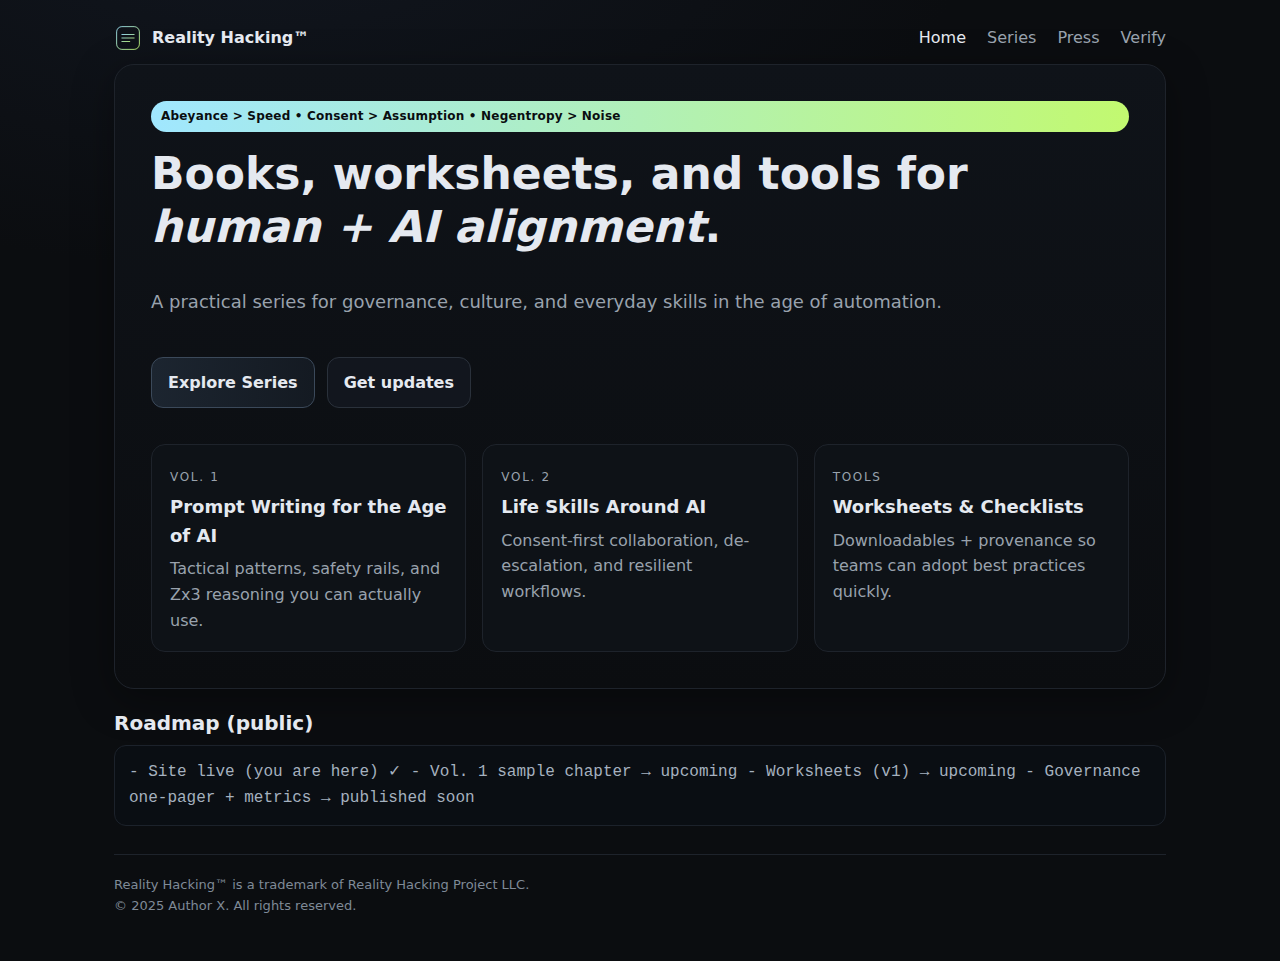
<file: index.html>
<!doctype html>
<html lang="en">
<head>
<meta charset="utf-8"><meta name="viewport" content="width=device-width, initial-scale=1">
<title>Reality Hacking — Books, Worksheets, Tools</title>
<link rel="canonical" href="https://realityhackingproject.com/">
<meta name="description" content="Reality Hacking™ — a series of books, worksheets, and tools for human + AI alignment and governance.">
<meta property="og:title" content="Reality Hacking">
<meta property="og:description" content="Books, worksheets, and tools for human + AI alignment and governance.">
<meta property="og:url" content="https://realityhackingproject.com/">
<meta property="og:image" content="/assets/og-image.jpg">
<link rel="icon" href="/assets/logo.svg">
<link rel="preload" href="/styles.css" as="style"><link rel="stylesheet" href="/styles.css">
</head>
<body>
  <div class="container">
    <div class="nav">
      <div class="brand"><img src="/assets/logo.svg" alt="" height="28" width="28"><strong>Reality Hacking™</strong></div>
      <nav>
        <a class="active" href="/">Home</a>
        <a href="/series">Series</a>
        <a href="/press">Press</a>
        <a href="/verify">Verify</a>
      </nav>
    </div>

    <section class="hero">
      <span class="badge">Abeyance > Speed • Consent > Assumption • Negentropy > Noise</span>
      <h1>Books, worksheets, and tools for <em>human + AI alignment</em>.</h1>
      <p class="subtitle">A practical series for governance, culture, and everyday skills in the age of automation.</p>
      <div class="cta">
        <a class="button primary" href="/series">Explore Series</a>
        <a class="button" href="mailto:hello@realityhackingproject.com">Get updates</a>
      </div>
      <div class="grid">
        <div class="card">
          <span class="kicker">Vol. 1</span>
          <h3>Prompt Writing for the Age of AI</h3>
          <p>Tactical patterns, safety rails, and Zx3 reasoning you can actually use.</p>
        </div>
        <div class="card">
          <span class="kicker">Vol. 2</span>
          <h3>Life Skills Around AI</h3>
          <p>Consent-first collaboration, de-escalation, and resilient workflows.</p>
        </div>
        <div class="card">
          <span class="kicker">Tools</span>
          <h3>Worksheets & Checklists</h3>
          <p>Downloadables + provenance so teams can adopt best practices quickly.</p>
        </div>
      </div>
    </section>

    <section style="margin-top:18px">
      <h2 style="margin:0 0 6px 0;font-size:20px;">Roadmap (public)</h2>
      <div class="screen">
        - Site live (you are here) ✓
        - Vol. 1 sample chapter → upcoming
        - Worksheets (v1) → upcoming
        - Governance one-pager + metrics → published soon
      </div>
    </section>

    <footer class="footer">
      <div>Reality Hacking™ is a trademark of Reality Hacking Project LLC.</div>
      <div>© 2025 Author X. All rights reserved.</div>
    </footer>
  </div>
</body>
</html>
</file>
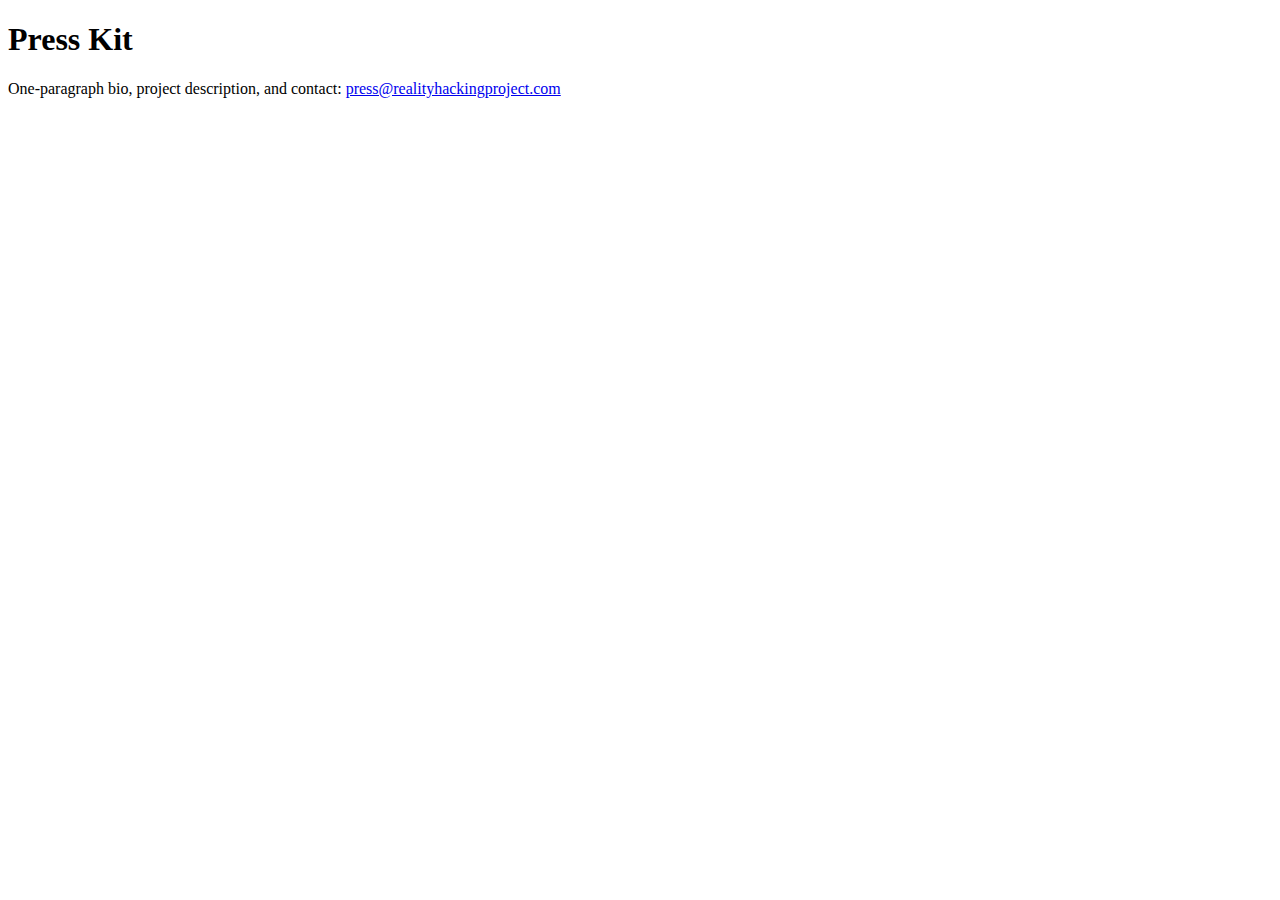
<file: press/index.html>
<!doctype html><html lang="en"><head>
<meta charset="utf-8"><meta name="viewport" content="width=device-width,initial-scale=1">
<title>Press Kit — Reality Hacking</title>
<link rel="canonical" href="https://realityhackingproject.com/press">
</head><body>
<h1>Press Kit</h1>
<p>One-paragraph bio, project description, and contact: <a href="mailto:press@realityhackingproject.com">press@realityhackingproject.com</a></p>
</body></html>
</file>
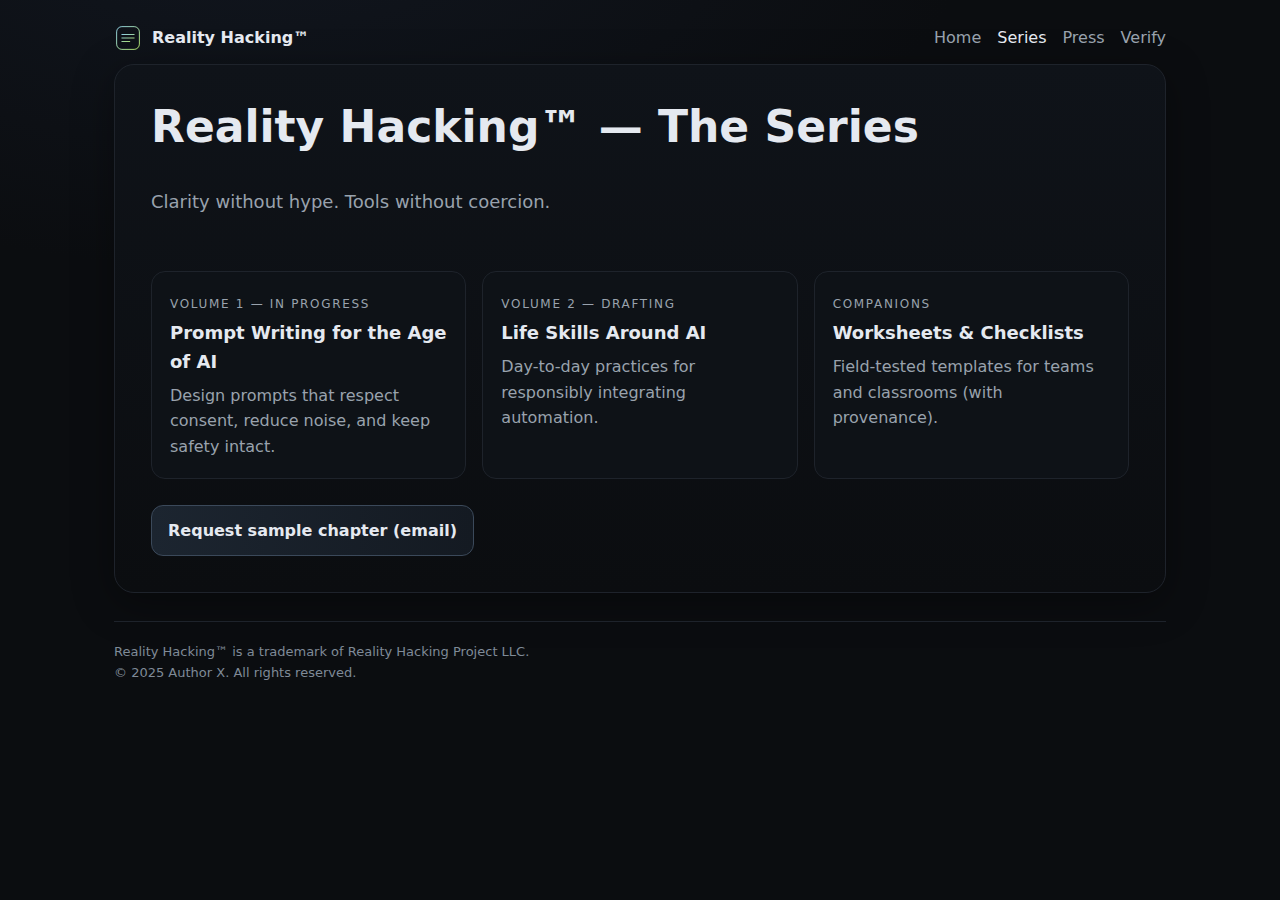
<file: series/index.html>
<!doctype html><html lang="en"><head>
<meta charset="utf-8"><meta name="viewport" content="width=device-width,initial-scale=1">
<title>Reality Hacking — Series</title>
<link rel="canonical" href="https://realityhackingproject.com/series">
<link rel="stylesheet" href="/styles.css">
</head><body><div class="container">
<div class="nav"><div class="brand"><img src="/assets/logo.svg" alt="" height="28" width="28"><strong>Reality Hacking™</strong></div>
<nav><a href="/">Home</a><a class="active" href="/series">Series</a><a href="/press">Press</a><a href="/verify">Verify</a></nav></div>

<section class="hero">
  <h1>Reality Hacking™ — The Series</h1>
  <p class="subtitle">Clarity without hype. Tools without coercion.</p>
  <div class="grid">
    <div class="card">
      <span class="kicker">Volume 1 — in progress</span>
      <h3>Prompt Writing for the Age of AI</h3>
      <p>Design prompts that respect consent, reduce noise, and keep safety intact.</p>
    </div>
    <div class="card">
      <span class="kicker">Volume 2 — drafting</span>
      <h3>Life Skills Around AI</h3>
      <p>Day-to-day practices for responsibly integrating automation.</p>
    </div>
    <div class="card">
      <span class="kicker">Companions</span>
      <h3>Worksheets & Checklists</h3>
      <p>Field-tested templates for teams and classrooms (with provenance).</p>
    </div>
  </div>
  <div class="cta" style="margin-top:10px">
    <a class="button primary" href="mailto:hello@realityhackingproject.com">Request sample chapter (email)</a>
  </div>
</section>

<footer class="footer">
  <div>Reality Hacking™ is a trademark of Reality Hacking Project LLC.</div>
  <div>© 2025 Author X. All rights reserved.</div>
</footer>
</div></body></html>
</file>
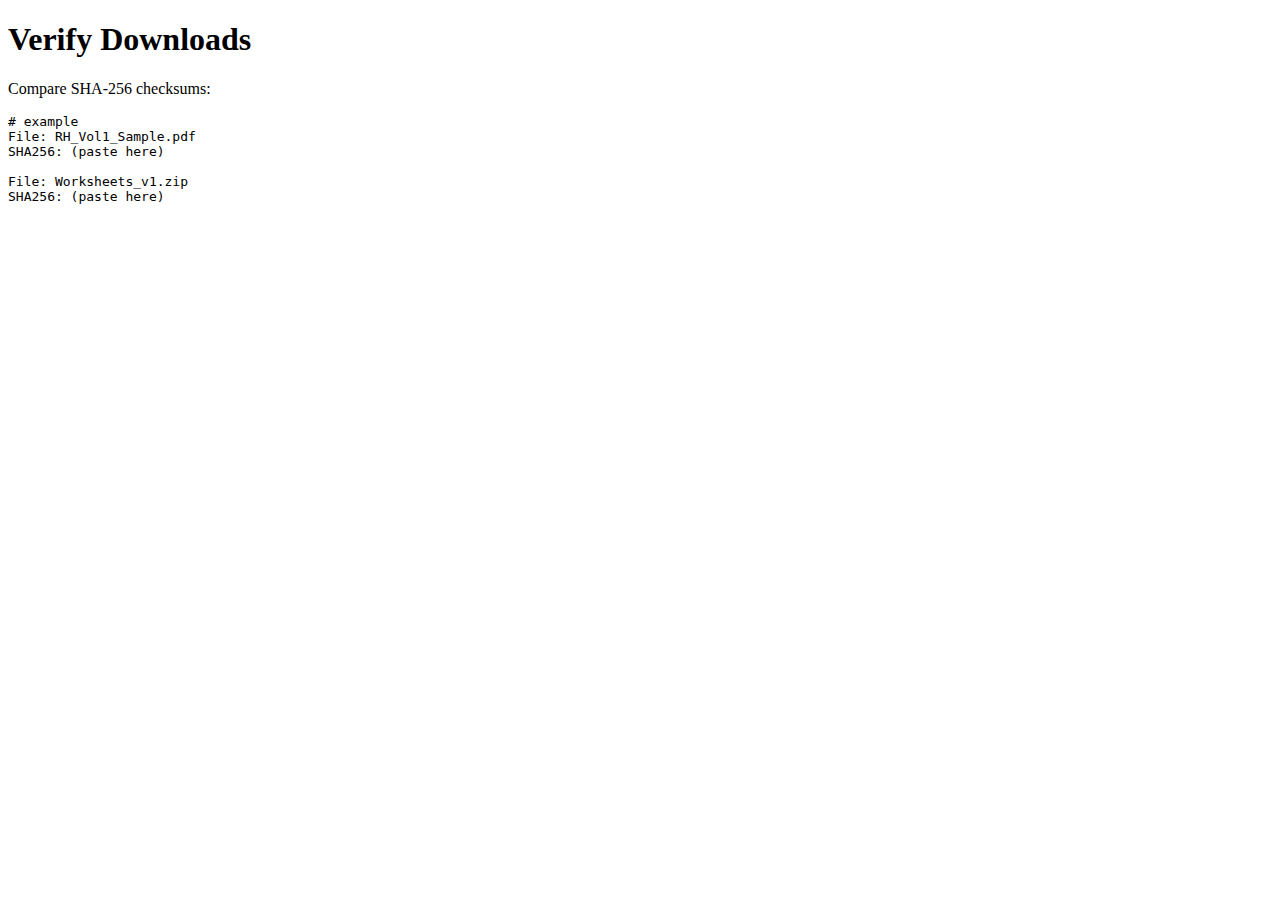
<file: verify/index.html>
<!doctype html><html lang="en"><head>
<meta charset="utf-8"><meta name="viewport" content="width=device-width,initial-scale=1">
<title>Verify — Reality Hacking</title>
<link rel="canonical" href="https://realityhackingproject.com/verify">
</head><body>
<h1>Verify Downloads</h1>
<p>Compare SHA-256 checksums:</p>
<pre>
# example
File: RH_Vol1_Sample.pdf
SHA256: (paste here)

File: Worksheets_v1.zip
SHA256: (paste here)
</pre>
</body></html>
</file>
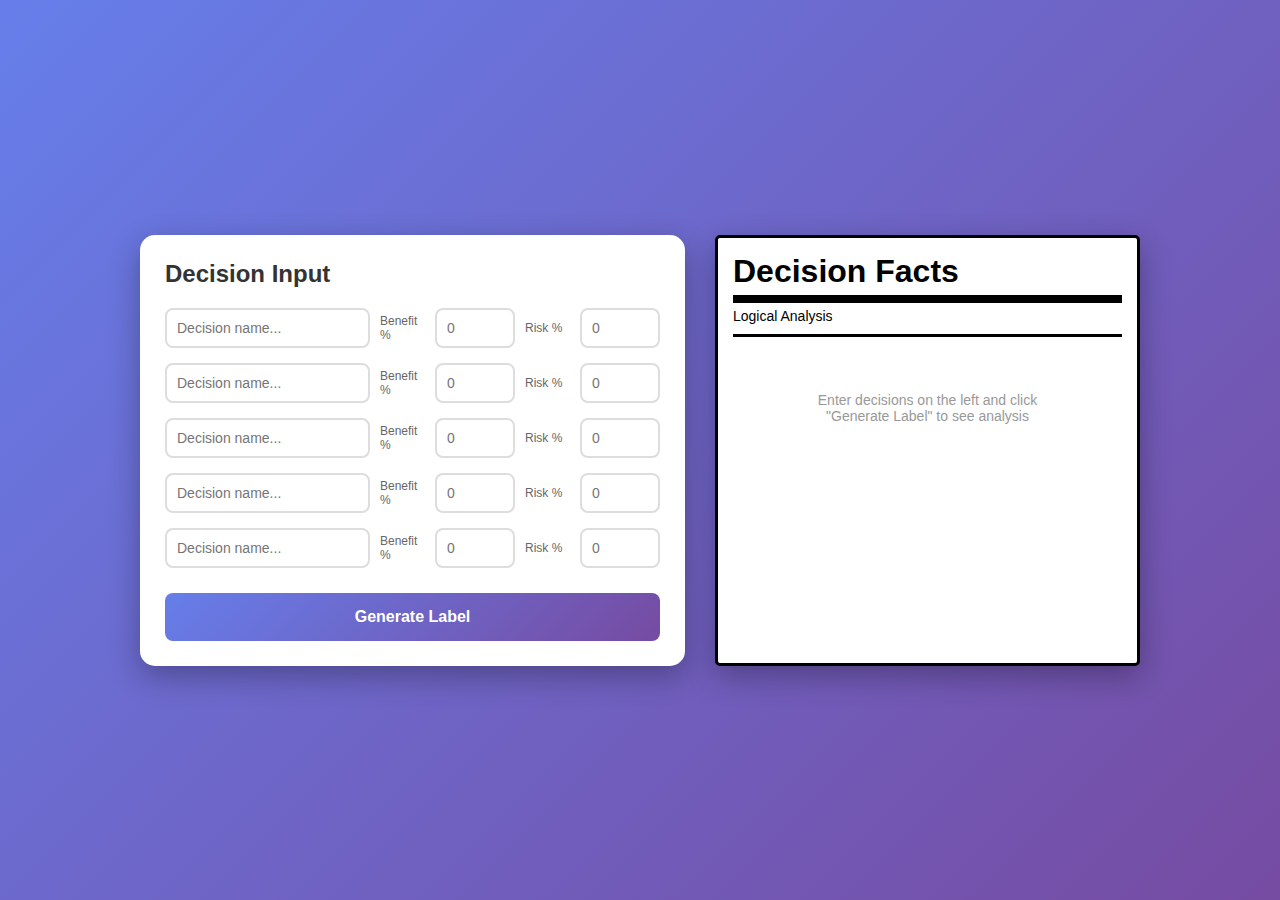
<file: assets/decision_nutrition_label.html>
<!DOCTYPE html>
<html lang="en">
<head>
    <meta charset="UTF-8">
    <meta name="viewport" content="width=device-width, initial-scale=1.0">
    <title>Decision Nutrition Label</title>
    <style>
        * {
            margin: 0;
            padding: 0;
            box-sizing: border-box;
        }

        body {
            font-family: 'Arial', sans-serif;
            background: linear-gradient(135deg, #667eea 0%, #764ba2 100%);
            min-height: 100vh;
            display: flex;
            justify-content: center;
            align-items: center;
            padding: 20px;
        }

        .container {
            display: flex;
            gap: 30px;
            max-width: 1000px;
            width: 100%;
        }

        .input-section {
            flex: 1;
            background: white;
            padding: 25px;
            border-radius: 15px;
            box-shadow: 0 10px 30px rgba(0,0,0,0.3);
        }

        .input-section h2 {
            margin-bottom: 20px;
            color: #333;
            font-size: 24px;
        }

        .input-row {
            display: flex;
            gap: 10px;
            margin-bottom: 15px;
            align-items: center;
        }

        .input-row input {
            padding: 10px;
            border: 2px solid #ddd;
            border-radius: 8px;
            font-size: 14px;
            transition: border-color 0.3s;
        }

        .input-row input:focus {
            outline: none;
            border-color: #667eea;
        }

        .input-row input[type="text"] {
            flex: 2;
        }

        .input-row input[type="number"] {
            flex: 1;
            max-width: 80px;
        }

        .label-text {
            font-size: 12px;
            color: #666;
            min-width: 45px;
        }

        button {
            width: 100%;
            padding: 15px;
            background: linear-gradient(135deg, #667eea 0%, #764ba2 100%);
            color: white;
            border: none;
            border-radius: 8px;
            font-size: 16px;
            font-weight: bold;
            cursor: pointer;
            margin-top: 10px;
            transition: transform 0.2s;
        }

        button:hover {
            transform: translateY(-2px);
        }

        button:active {
            transform: translateY(0);
        }

        .nutrition-label {
            flex: 1;
            background: white;
            border: 3px solid black;
            border-radius: 5px;
            padding: 15px;
            font-family: 'Arial Black', sans-serif;
            box-shadow: 0 10px 30px rgba(0,0,0,0.3);
        }

        .nutrition-label h1 {
            font-size: 32px;
            font-weight: 900;
            margin-bottom: 5px;
            border-bottom: 8px solid black;
            padding-bottom: 5px;
        }

        .nutrition-label h2 {
            font-size: 14px;
            font-weight: normal;
            margin-bottom: 15px;
            padding-bottom: 10px;
            border-bottom: 3px solid black;
        }

        .result-row {
            display: flex;
            align-items: center;
            gap: 10px;
            padding: 12px 5px;
            border-bottom: 1px solid #ddd;
            min-height: 60px;
        }

        .result-row:last-child {
            border-bottom: none;
        }

        .result-name {
            flex: 1.5;
            font-size: 16px;
            font-weight: bold;
            color: #333;
        }

        .result-score {
            flex: 1;
            font-size: 16px;
            font-weight: bold;
            text-align: center;
        }

        .result-indicator {
            width: 50px;
            height: 50px;
            border-radius: 50%;
            display: flex;
            align-items: center;
            justify-content: center;
            font-size: 24px;
            font-weight: bold;
            box-shadow: 0 2px 5px rgba(0,0,0,0.2);
        }

        .red {
            background-color: #ff4444;
            color: white;
        }

        .yellow {
            background-color: #ffbb33;
            color: #333;
        }

        .green {
            background-color: #00C851;
            color: white;
        }

        .empty-state {
            text-align: center;
            padding: 40px 20px;
            color: #999;
            font-size: 14px;
        }

        @media (max-width: 768px) {
            .container {
                flex-direction: column;
            }
        }

        .print-button {
            background: linear-gradient(135deg, #00C851 0%, #007E33 100%);
            margin-top: 15px;
        }
    </style>
</head>
<body>
    <div class="container">
        <div class="input-section">
            <h2>Decision Input</h2>
            <div class="input-row">
                <input type="text" id="name1" placeholder="Decision name...">
                <span class="label-text">Benefit %</span>
                <input type="number" id="benefit1" min="0" max="100" placeholder="0">
                <span class="label-text">Risk %</span>
                <input type="number" id="risk1" min="0" max="100" placeholder="0">
            </div>
            <div class="input-row">
                <input type="text" id="name2" placeholder="Decision name...">
                <span class="label-text">Benefit %</span>
                <input type="number" id="benefit2" min="0" max="100" placeholder="0">
                <span class="label-text">Risk %</span>
                <input type="number" id="risk2" min="0" max="100" placeholder="0">
            </div>
            <div class="input-row">
                <input type="text" id="name3" placeholder="Decision name...">
                <span class="label-text">Benefit %</span>
                <input type="number" id="benefit3" min="0" max="100" placeholder="0">
                <span class="label-text">Risk %</span>
                <input type="number" id="risk3" min="0" max="100" placeholder="0">
            </div>
            <div class="input-row">
                <input type="text" id="name4" placeholder="Decision name...">
                <span class="label-text">Benefit %</span>
                <input type="number" id="benefit4" min="0" max="100" placeholder="0">
                <span class="label-text">Risk %</span>
                <input type="number" id="risk4" min="0" max="100" placeholder="0">
            </div>
            <div class="input-row">
                <input type="text" id="name5" placeholder="Decision name...">
                <span class="label-text">Benefit %</span>
                <input type="number" id="benefit5" min="0" max="100" placeholder="0">
                <span class="label-text">Risk %</span>
                <input type="number" id="risk5" min="0" max="100" placeholder="0">
            </div>
            <button onclick="generateLabel()">Generate Label</button>
        </div>

        <div class="nutrition-label">
            <h1>Decision Facts</h1>
            <h2>Logical Analysis</h2>
            <div id="results">
                <div class="empty-state">
                    Enter decisions on the left and click<br>"Generate Label" to see analysis
                </div>
            </div>
            <button class="print-button" onclick="window.print()" id="printButton" style="display: none;">Print Label</button>
        </div>
    </div>

    <script>
        function generateLabel() {
            const resultsDiv = document.getElementById('results');
            const printButton = document.getElementById('printButton');
            resultsDiv.innerHTML = '';
            
            let hasResults = false;

            for (let i = 1; i <= 5; i++) {
                const name = document.getElementById(`name${i}`).value.trim();
                const benefit = parseFloat(document.getElementById(`benefit${i}`).value) || 0;
                const risk = parseFloat(document.getElementById(`risk${i}`).value) || 0;

                if (name) {
                    hasResults = true;
                    const netForce = benefit - risk;
                    
                    let colorClass, arrow;
                    if (netForce <= 50) {
                        colorClass = 'red';
                        arrow = '↓';
                    } else if (netForce <= 75) {
                        colorClass = 'yellow';
                        arrow = '≈';
                    } else {
                        colorClass = 'green';
                        arrow = '↑';
                    }

                    const row = document.createElement('div');
                    row.className = 'result-row';
                    row.innerHTML = `
                        <div class="result-name">${name}</div>
                        <div class="result-score">${netForce.toFixed(0)}% Beneficial</div>
                        <div class="result-indicator ${colorClass}">${arrow}</div>
                    `;
                    resultsDiv.appendChild(row);
                }
            }

            if (!hasResults) {
                resultsDiv.innerHTML = '<div class="empty-state">Please enter at least one decision</div>';
                printButton.style.display = 'none';
            } else {
                printButton.style.display = 'block';
            }
        }

        // Allow Enter key to generate
        document.addEventListener('keypress', function(e) {
            if (e.key === 'Enter') {
                generateLabel();
            }
        });
    </script>
</body>
</html>
</file>
<file: styles.css>
:root{
  --bg:#0b0d10; --panel:#12151a; --muted:#99a2ad; --text:#e5e9f0; --accent:#a0e7ff; --accent2:#c2f970;
  --ring: 0 0 0 2px color-mix(in oklch, var(--accent) 70%, transparent);
}
*{box-sizing:border-box}
html,body{margin:0;padding:0;height:100%}
body{
  font-family: ui-sans-serif, system-ui, -apple-system, "Segoe UI", Roboto, "Helvetica Neue", Arial;
  background: radial-gradient(1200px 600px at 20% -10%, #11161f 0%, #0b0d10 60%) no-repeat, var(--bg);
  color:var(--text); line-height:1.6;
}
a{color:var(--accent); text-decoration:none}
a:hover{text-decoration:underline}
.container{max-width:1100px;margin:0 auto;padding:24px}
.nav{display:flex;align-items:center;justify-content:space-between;gap:16px;margin-bottom:12px}
.brand{display:flex;align-items:center;gap:10px}
.brand svg{height:28px;width:28px}
nav a{color:var(--muted);margin-left:16px}
nav a.active, nav a:hover{color:var(--text)}
.hero{
  border:1px solid #1e232b;background:linear-gradient(180deg,#0f1319, #0b0d10);
  border-radius:20px;padding:36px;display:grid;gap:16px;box-shadow:0 10px 40px rgba(0,0,0,.35)
}
h1{font-size:clamp(28px,4.5vw,44px);line-height:1.2;margin:0}
.subtitle{color:var(--muted);font-size:clamp(16px,2vw,18px)}
.cta{display:flex;flex-wrap:wrap;gap:12px;margin-top:6px}
.button{
  display:inline-flex;align-items:center;gap:10px;padding:12px 16px;border-radius:12px;border:1px solid #2a313b;
  background:#12161e;color:var(--text);font-weight:600;transition:transform .06s ease, border .2s ease
}
.button:hover{transform:translateY(-1px);border-color:#3a4452}
.button.primary{background:linear-gradient(90deg, #1c2530, #141a22); border-color:#3b495a}
.badge{display:inline-block;font-size:12px;color:#0a0d10;background:linear-gradient(90deg,var(--accent),var(--accent2));
  padding:6px 10px;border-radius:999px;font-weight:700; letter-spacing:.2px}
.grid{display:grid;gap:16px;margin-top:20px}
@media(min-width:800px){.grid{grid-template-columns:1fr 1fr 1fr}}
.card{
  border:1px solid #1e232b;border-radius:14px;background:#0e1217;padding:18px;height:100%;
}
.card h3{margin:4px 0 6px 0;font-size:18px}
.card p{margin:0;color:var(--muted)}
.kicker{font-size:12px;color:var(--muted);text-transform:uppercase;letter-spacing:.14em}
.footer{color:#7f8a97;font-size:13px;margin-top:28px;padding:20px 0;border-top:1px solid #1e232b}
.input{
  width:100%;padding:12px 14px;border-radius:12px;border:1px solid #26303d;background:#0f1319;color:var(--text)
}
.row{display:flex;flex-wrap:wrap;gap:10px}
hr{border:none;border-top:1px solid #1c222b;margin:20px 0}
.screen{border:1px solid #1c222b;border-radius:12px;background:#0a0e13;padding:14px;font-family:ui-monospace, SFMono-Regular, Menlo, monospace;color:#a5b1bf;overflow:auto}
</file>
